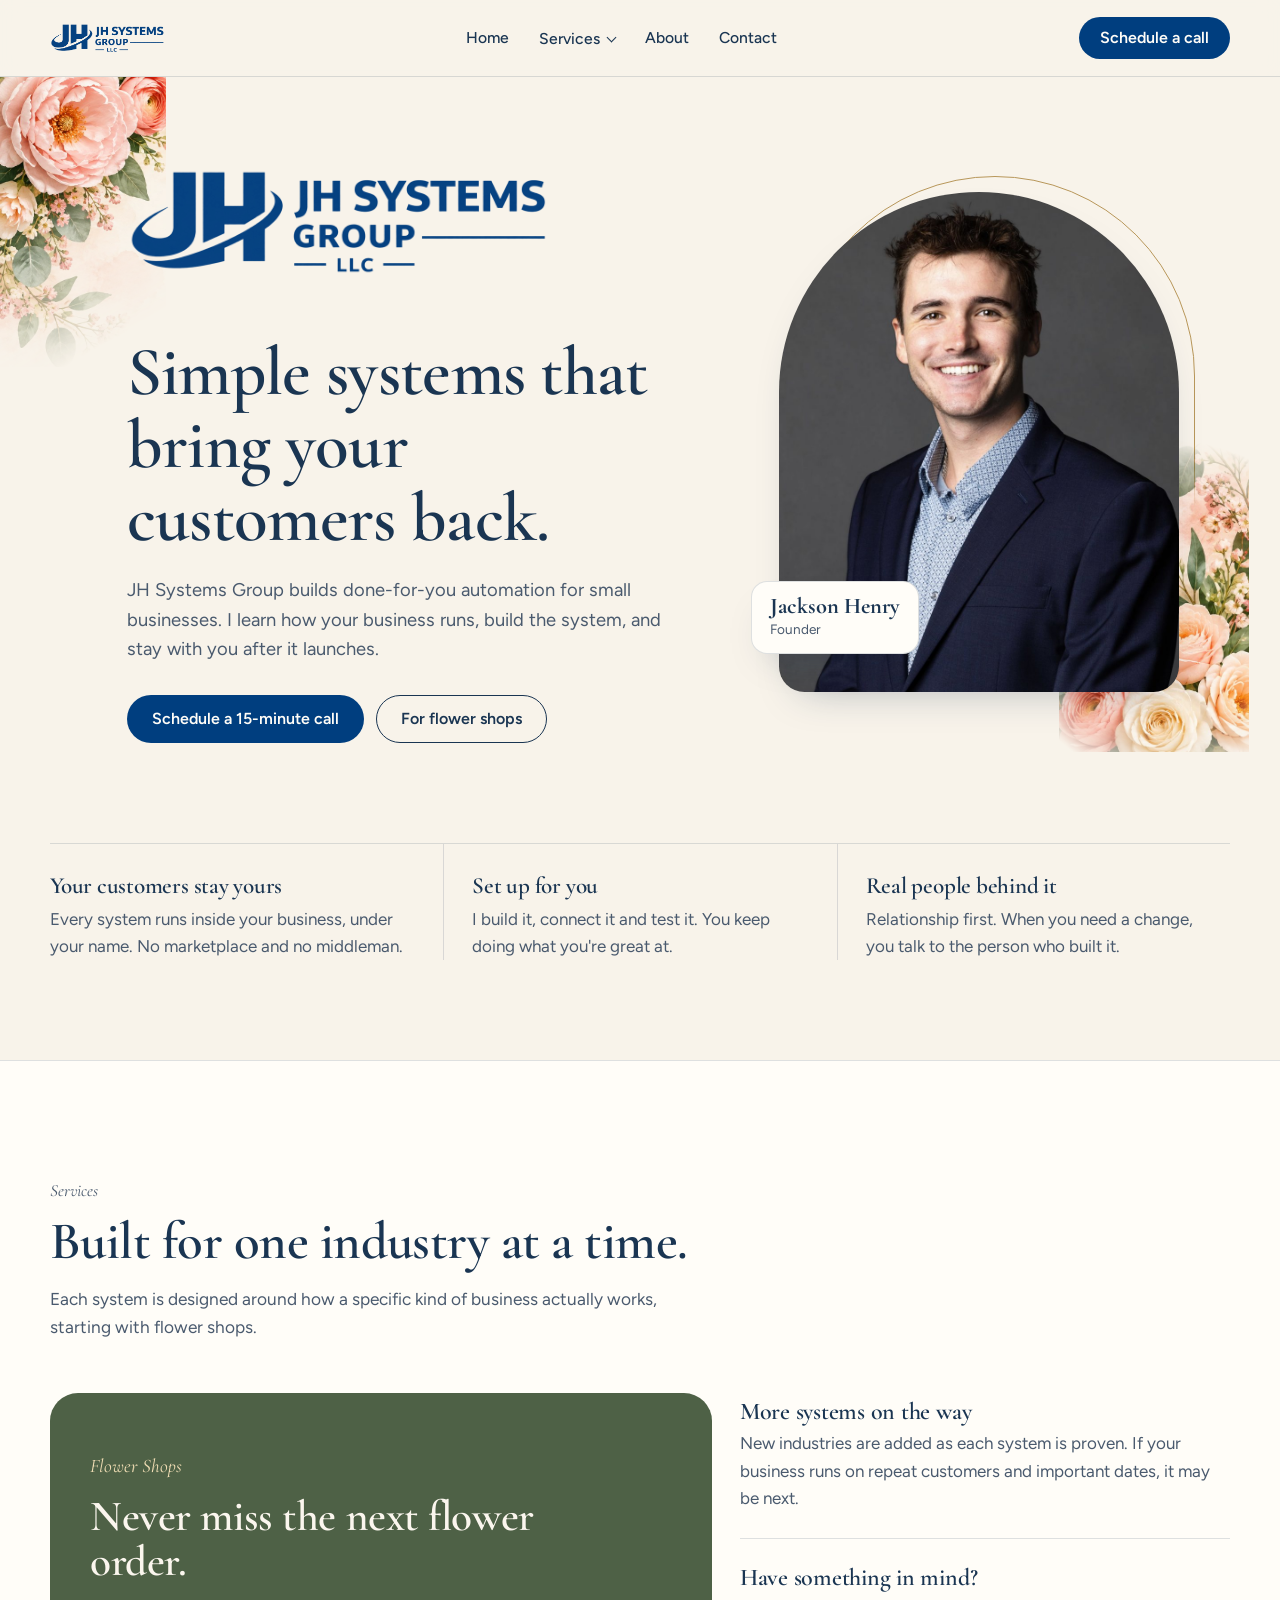
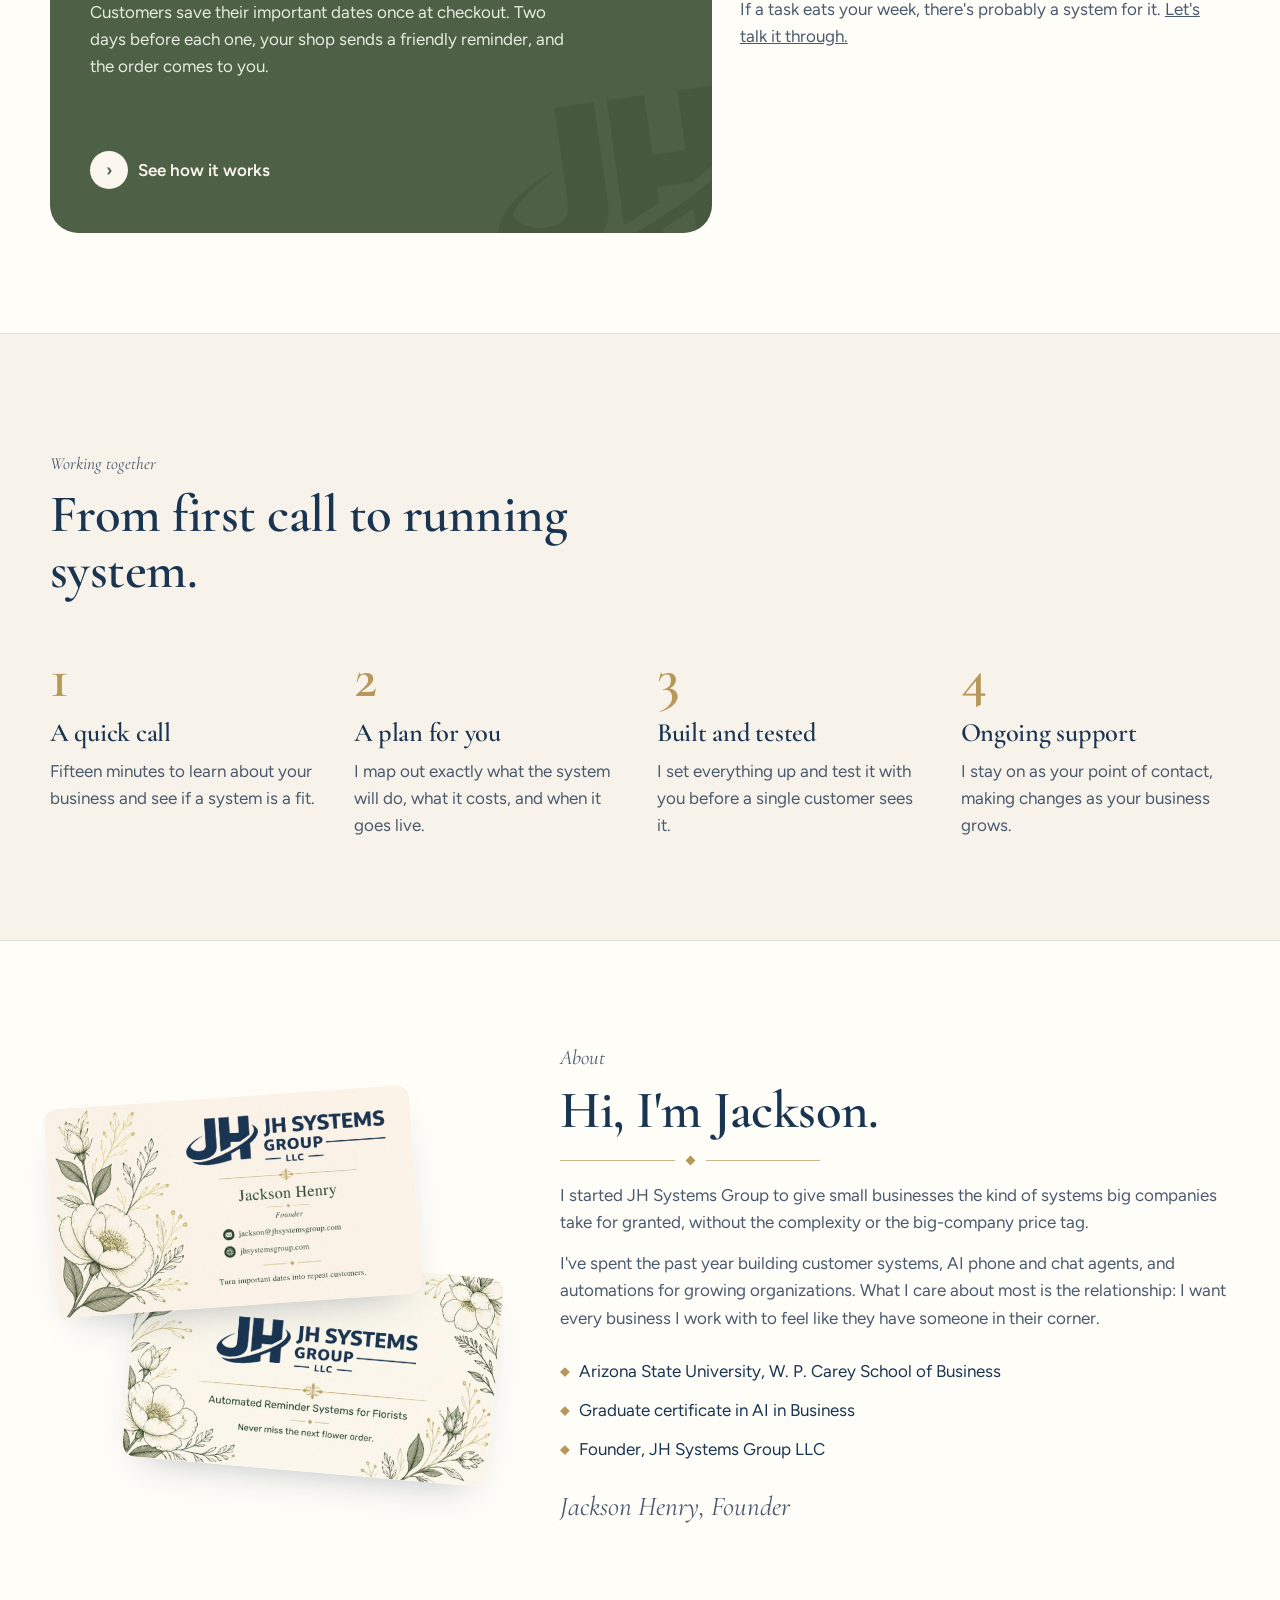
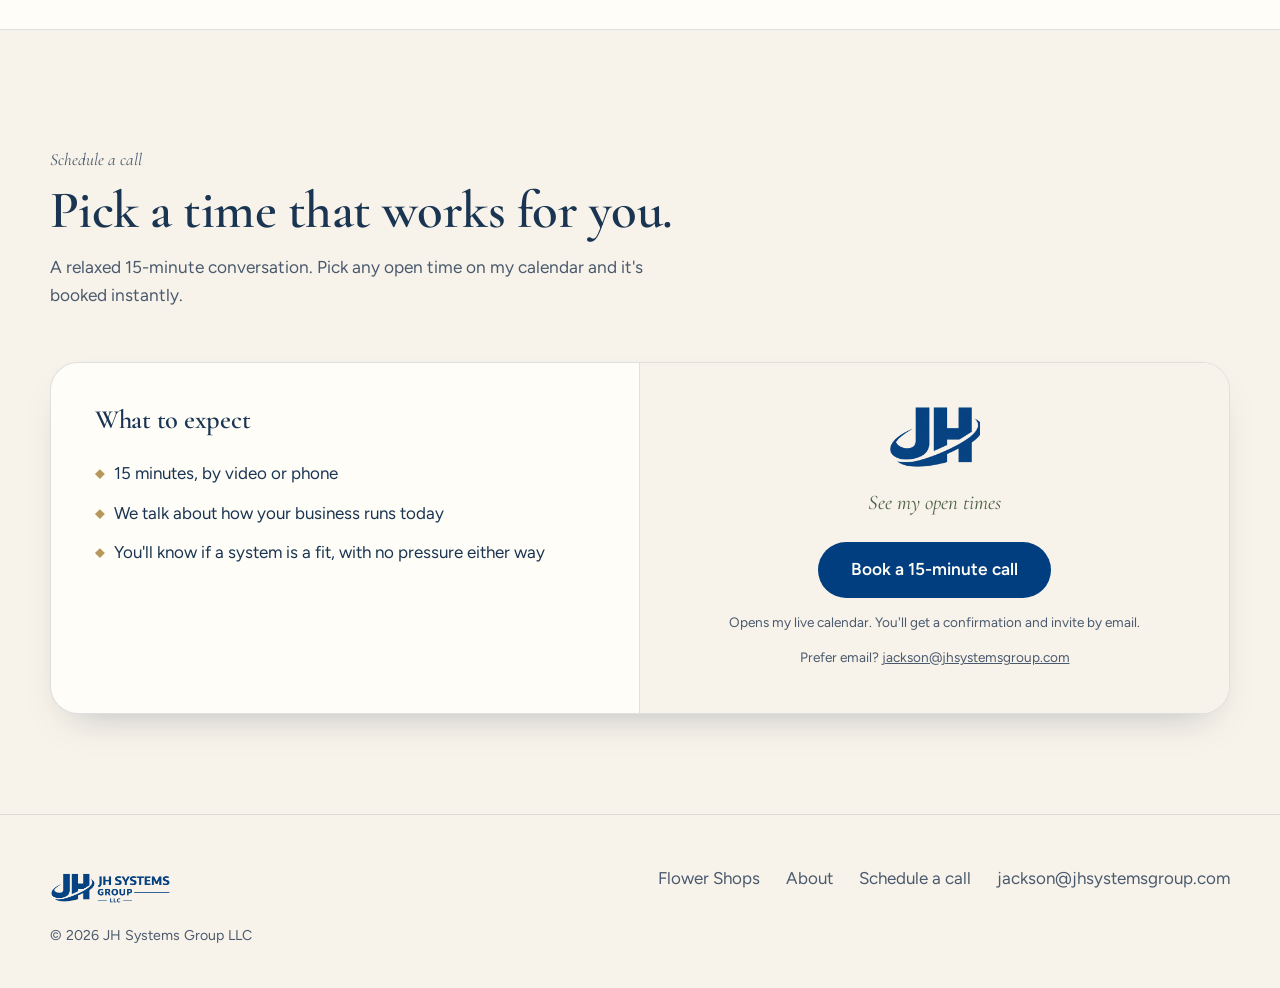
<file: index.html>
<!doctype html>
<html lang="en">
<head>
<meta charset="utf-8">
<meta name="viewport" content="width=device-width, initial-scale=1">
<title>JH Systems Group</title>
<meta name="description" content="JH Systems Group LLC builds done-for-you systems that help small businesses bring customers back. Founded by Jackson Henry.">
<link rel="preconnect" href="https://fonts.googleapis.com">
<link rel="preconnect" href="https://fonts.gstatic.com" crossorigin>
<link href="https://fonts.googleapis.com/css2?family=Cormorant+Garamond:ital,wght@0,500;0,600;0,700;1,500&family=Figtree:wght@400;500;600;700&display=swap" rel="stylesheet">
<link rel="stylesheet" href="styles.css">
<link rel="icon" href="assets/mark-navy.png">
</head>
<body>

<header class="nav">
  <div class="wrap">
    <a class="brand" href="index.html" aria-label="JH Systems Group home">
      <img class="logo-light" src="assets/logo-navy.png" alt="JH Systems Group LLC">
      <img class="logo-dark" src="assets/logo-cream.png" alt="JH Systems Group LLC">
    </a>
    <nav aria-label="Main">
      <ul class="nav-links">
        <li><a href="index.html">Home</a></li>
        <li class="has-menu">
          <button type="button" aria-expanded="false">Services</button>
          <ul class="menu">
            <li><a href="services/florist-reminders.html"><strong>Flower Shops</strong><small>Automated occasion reminders that bring customers back</small></a></li>
            <li><a href="index.html#services" class="soon"><strong>More systems coming</strong><small>Tell me what your business needs</small></a></li>
          </ul>
        </li>
        <li><a href="index.html#about">About</a></li>
        <li><a href="index.html#schedule">Contact</a></li>
      </ul>
    </nav>
    <a class="btn btn-primary nav-cta" href="#schedule">Schedule a call</a>
    <button class="burger" type="button" aria-label="Open menu" aria-expanded="false"><span></span><span></span><span></span></button>
  </div>
</header>

<main>
  <!-- HERO -->
  <section class="hero hero-home">
    <img class="flora flora-tl" src="assets/flora-left.jpg" alt="">
    <div class="wrap">
      <div>
        <img class="hero-logo logo-light" src="assets/logo-navy.png" alt="JH Systems Group LLC">
        <img class="hero-logo logo-dark" src="assets/logo-cream.png" alt="JH Systems Group LLC">
        <h1>Simple systems that bring your customers back.</h1>
        <p class="lede">JH Systems Group builds done-for-you automation for small businesses. I learn how your business runs, build the system, and stay with you after it launches.</p>
        <div class="actions">
          <a class="btn btn-primary" href="#schedule">Schedule a 15-minute call</a>
          <a class="btn btn-ghost" href="services/florist-reminders.html">For flower shops</a>
        </div>
      </div>
      <figure class="hero-portrait">
        <img src="assets/jackson.jpg" alt="Jackson Henry, founder of JH Systems Group">
        <figcaption><b>Jackson Henry</b><span>Founder</span></figcaption>
        <img class="flora-tuck" src="assets/flora-right.jpg" alt="">
      </figure>
    </div>
  </section>

  <!-- PROMISES -->
  <section class="section" style="padding-top:10px">
    <div class="wrap">
      <div class="promises">
        <div class="promise"><h3>Your customers stay yours</h3><p>Every system runs inside your business, under your name. No marketplace and no middleman.</p></div>
        <div class="promise"><h3>Set up for you</h3><p>I build it, connect it and test it. You keep doing what you're great at.</p></div>
        <div class="promise"><h3>Real people behind it</h3><p>Relationship first. When you need a change, you talk to the person who built it.</p></div>
      </div>
    </div>
  </section>

  <!-- SERVICES -->
  <section class="section paper" id="services">
    <div class="wrap">
      <div class="section-head">
        <p class="kicker">Services</p>
        <h2>Built for one industry at a time.</h2>
        <p>Each system is designed around how a specific kind of business actually works, starting with flower shops.</p>
      </div>
      <div class="services">
        <a class="feature" href="services/florist-reminders.html">
          <div>
            <p class="tag">Flower Shops</p>
            <h3>Never miss the next flower order.</h3>
            <p>Customers save their important dates once at checkout. Two days before each one, your shop sends a friendly reminder, and the order comes to you.</p>
          </div>
          <span class="go"><span aria-hidden="true">›</span> See how it works</span>
          <img src="assets/mark-navy.png" alt="">
        </a>
        <ul class="svc-list">
          <li>
            <h3>More systems on the way</h3>
            <p>New industries are added as each system is proven. If your business runs on repeat customers and important dates, it may be next.</p>
          </li>
          <li class="more">
            <h3>Have something in mind?</h3>
            <p>If a task eats your week, there's probably a system for it. <a href="#schedule">Let's talk it through.</a></p>
          </li>
        </ul>
      </div>
    </div>
  </section>

  <!-- PROCESS -->
  <section class="section" id="process">
    <div class="wrap">
      <div class="section-head">
        <p class="kicker">Working together</p>
        <h2>From first call to running system.</h2>
      </div>
      <ol class="steps steps-4">
        <li><h3>A quick call</h3><p>Fifteen minutes to learn about your business and see if a system is a fit.</p></li>
        <li><h3>A plan for you</h3><p>I map out exactly what the system will do, what it costs, and when it goes live.</p></li>
        <li><h3>Built and tested</h3><p>I set everything up and test it with you before a single customer sees it.</p></li>
        <li><h3>Ongoing support</h3><p>I stay on as your point of contact, making changes as your business grows.</p></li>
      </ol>
    </div>
  </section>

  <!-- ABOUT -->
  <section class="section paper" id="about">
    <div class="wrap about">
      <div class="about-card"><img src="assets/card-back.jpg" alt="Jackson Henry business card"><img src="assets/card-front.jpg" alt="JH Systems Group business card"></div>
      <div>
        <p class="kicker">About</p>
        <h2>Hi, I'm Jackson.</h2>
        <div class="ornament"><span></span></div>
        <p>I started JH Systems Group to give small businesses the kind of systems big companies take for granted, without the complexity or the big-company price tag.</p>
        <p>I've spent the past year building customer systems, AI phone and chat agents, and automations for growing organizations. What I care about most is the relationship: I want every business I work with to feel like they have someone in their corner.</p>
        <ul class="creds">
          <li>Arizona State University, W. P. Carey School of Business</li>
          <li>Graduate certificate in AI in Business</li>
          <li>Founder, JH Systems Group LLC</li>
        </ul>
        <p class="sign">Jackson Henry, Founder</p>
      </div>
    </div>
  </section>

  <!-- SCHEDULE -->
  <section class="section" id="schedule">
    <div class="wrap">
      <div class="section-head">
        <p class="kicker">Schedule a call</p>
        <h2>Pick a time that works for you.</h2>
        <p>A relaxed 15-minute conversation. Pick any open time on my calendar and it's booked instantly.</p>
      </div>
      <div class="book">
        <div class="book-info">
          <h3>What to expect</h3>
          <ul class="creds">
            <li>15 minutes, by video or phone</li>
            <li>We talk about how your business runs today</li>
            <li>You'll know if a system is a fit, with no pressure either way</li>
          </ul>
        </div>
        <div class="book-cta">
          <img src="assets/mark-navy.png" alt="" class="book-mark logo-light">
          <p class="kicker">See my open times</p>
          <a class="btn btn-primary btn-lg" href="https://calendar.app.google/ZyCnKssgt3nkPEhn9" target="_blank" rel="noopener">Book a 15-minute call</a>
          <p class="form-note">Opens my live calendar. You'll get a confirmation and invite by email.</p>
          <p class="form-note">Prefer email? <a href="mailto:jackson@jhsystemsgroup.com">jackson@jhsystemsgroup.com</a></p>
        </div>
      </div>
    </div>
  </section>
</main>

<footer>
  <div class="wrap">
    <div>
      <img class="logo-light" src="assets/logo-navy.png" alt="JH Systems Group LLC">
      <img class="logo-dark" src="assets/logo-cream.png" alt="JH Systems Group LLC">
      <small>© 2026 JH Systems Group LLC</small>
    </div>
    <nav aria-label="Footer">
      <a href="services/florist-reminders.html">Flower Shops</a>
      <a href="#about">About</a>
      <a href="#schedule">Schedule a call</a>
      <a href="mailto:jackson@jhsystemsgroup.com">jackson@jhsystemsgroup.com</a>
    </nav>
  </div>
</footer>

<script src="main.js"></script>
<script src="https://link.msgsndr.com/js/external-tracking.js" data-tracking-id="tk_4eb8e23e75264fbfb7e66188eeda1d88"></script>
</body>
</html>
</file>
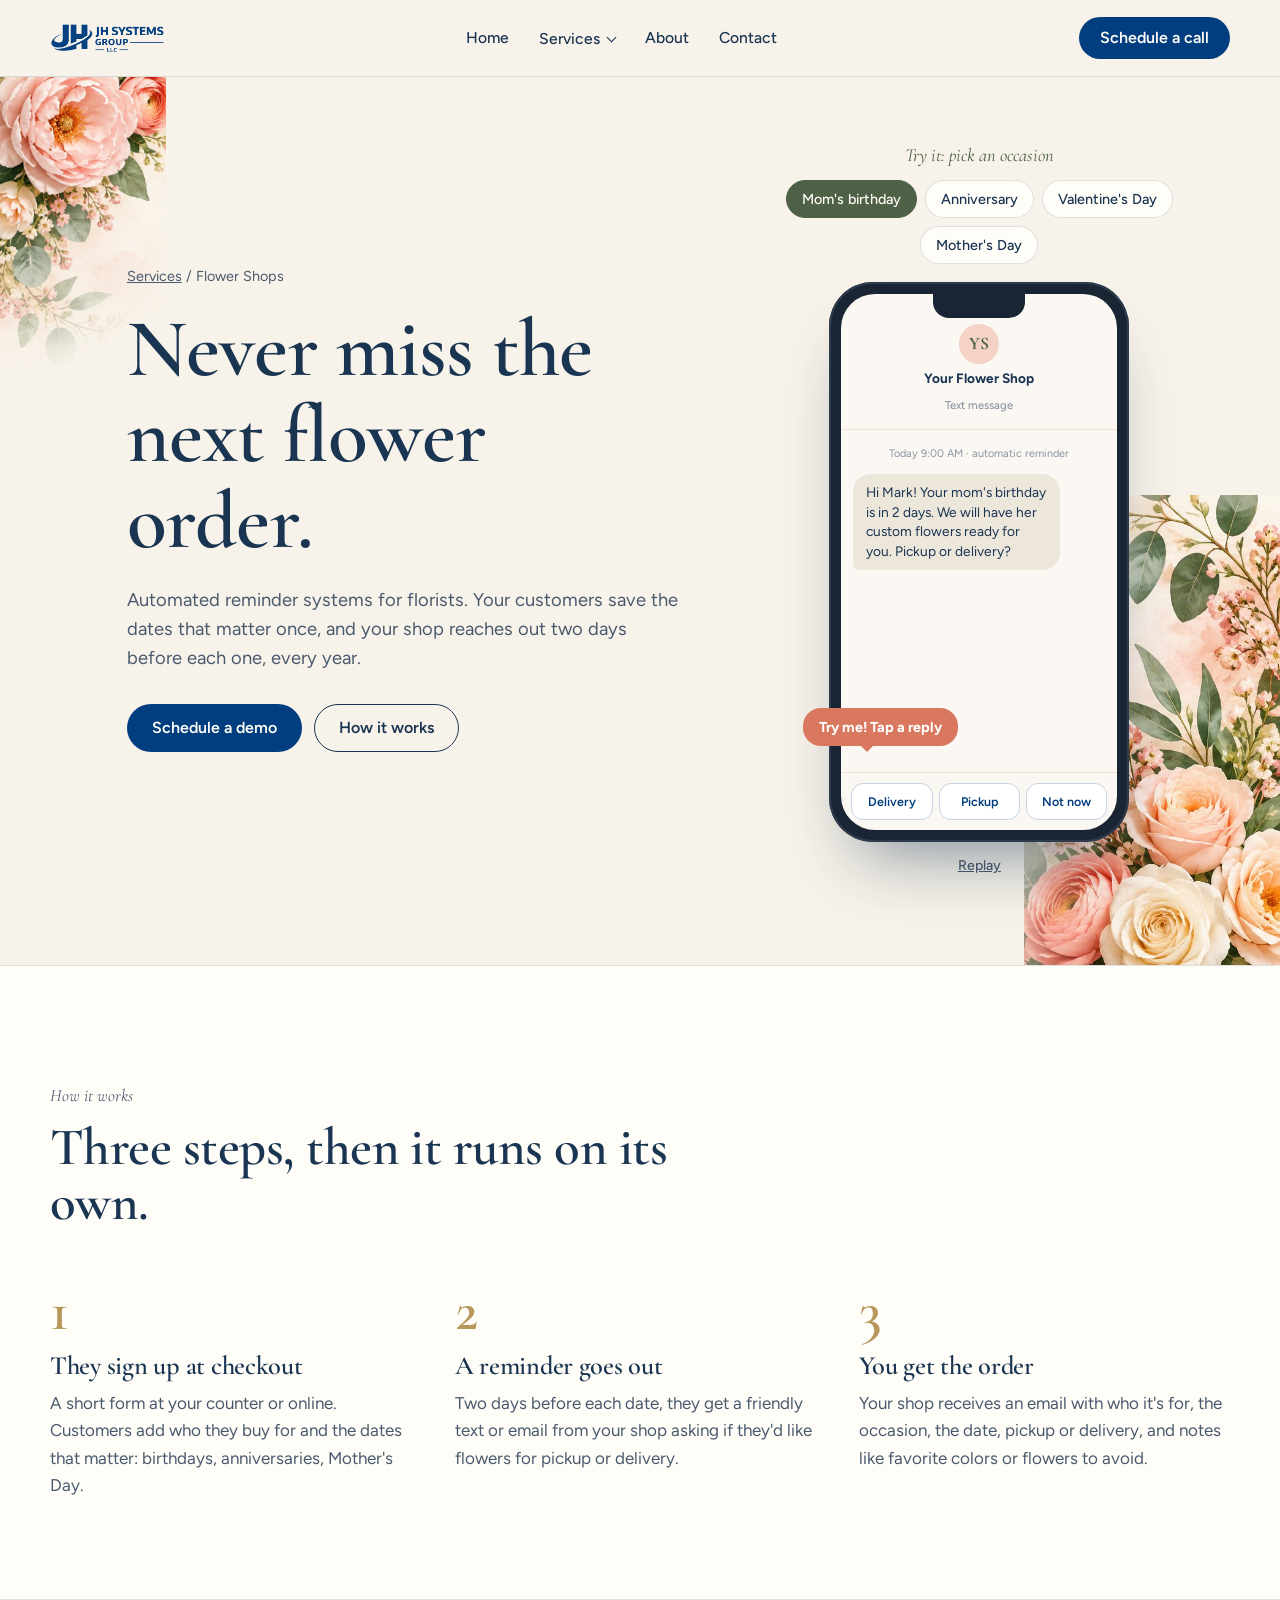
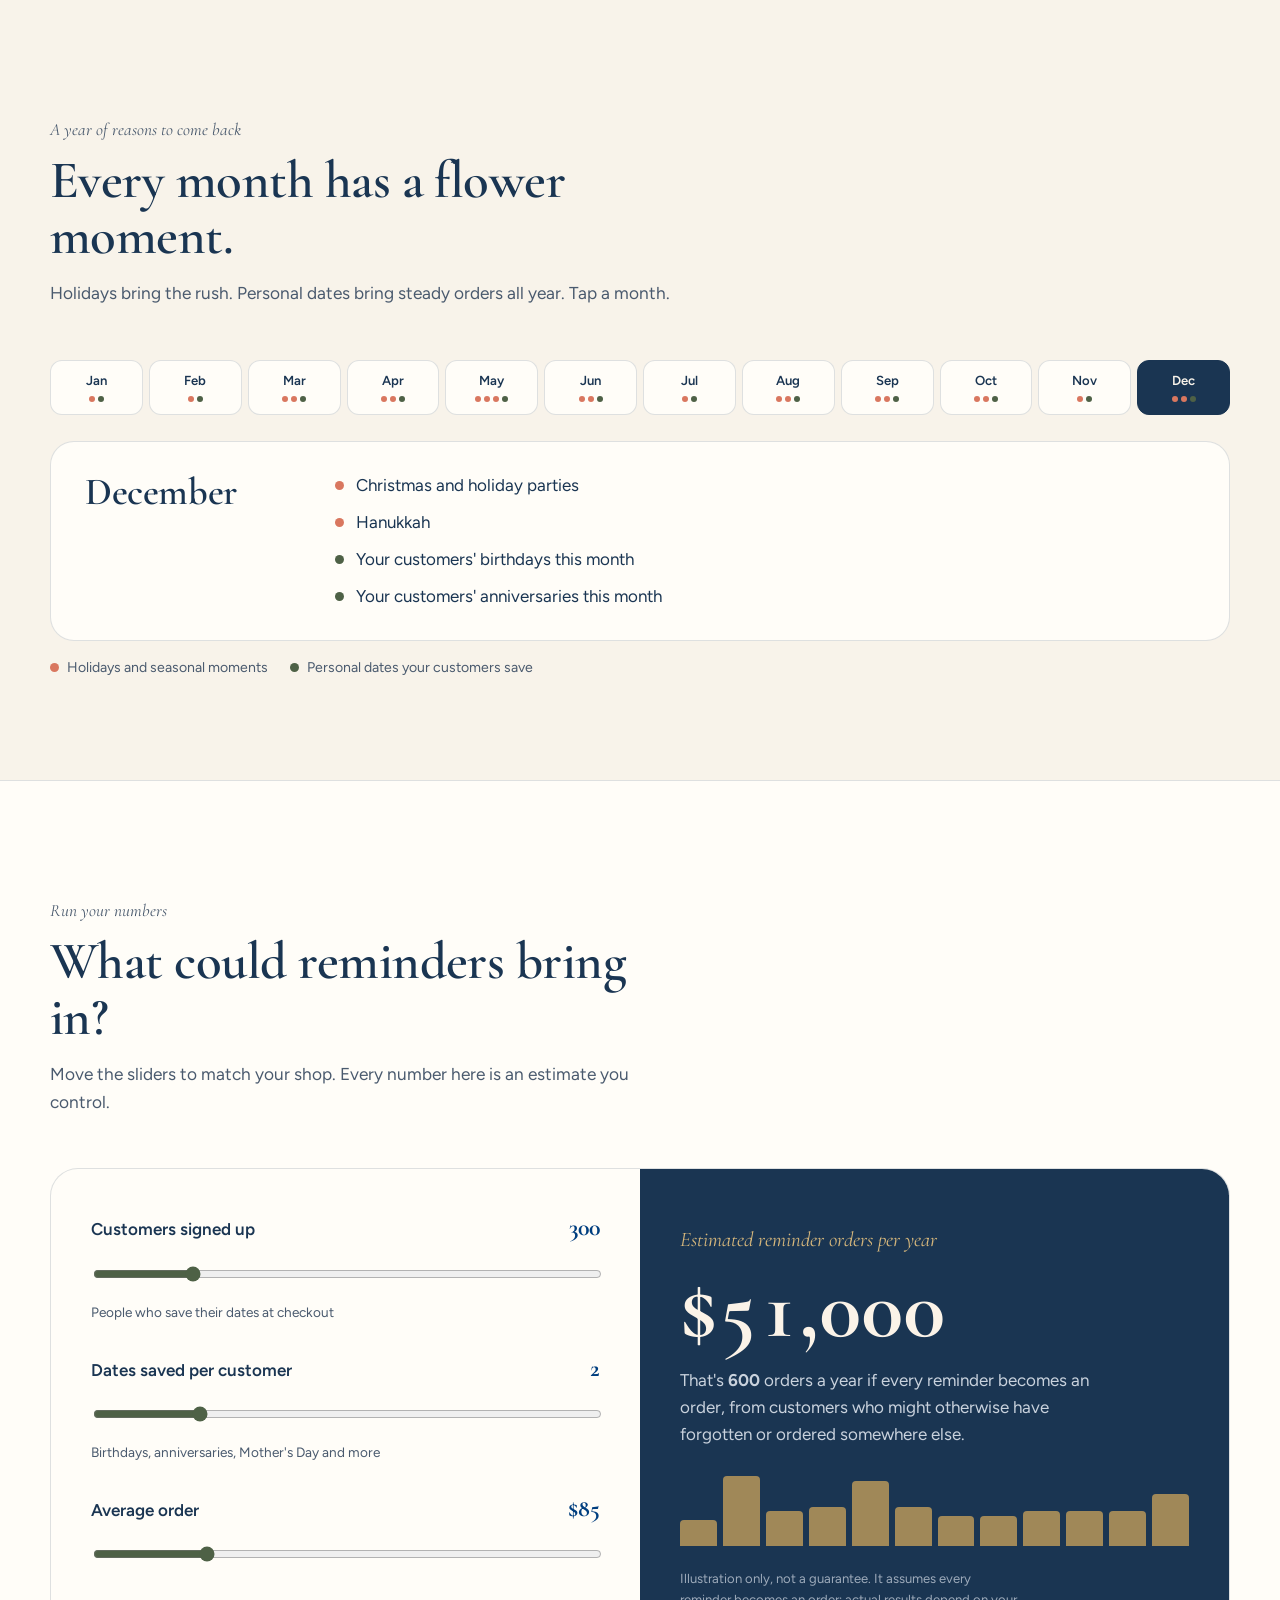
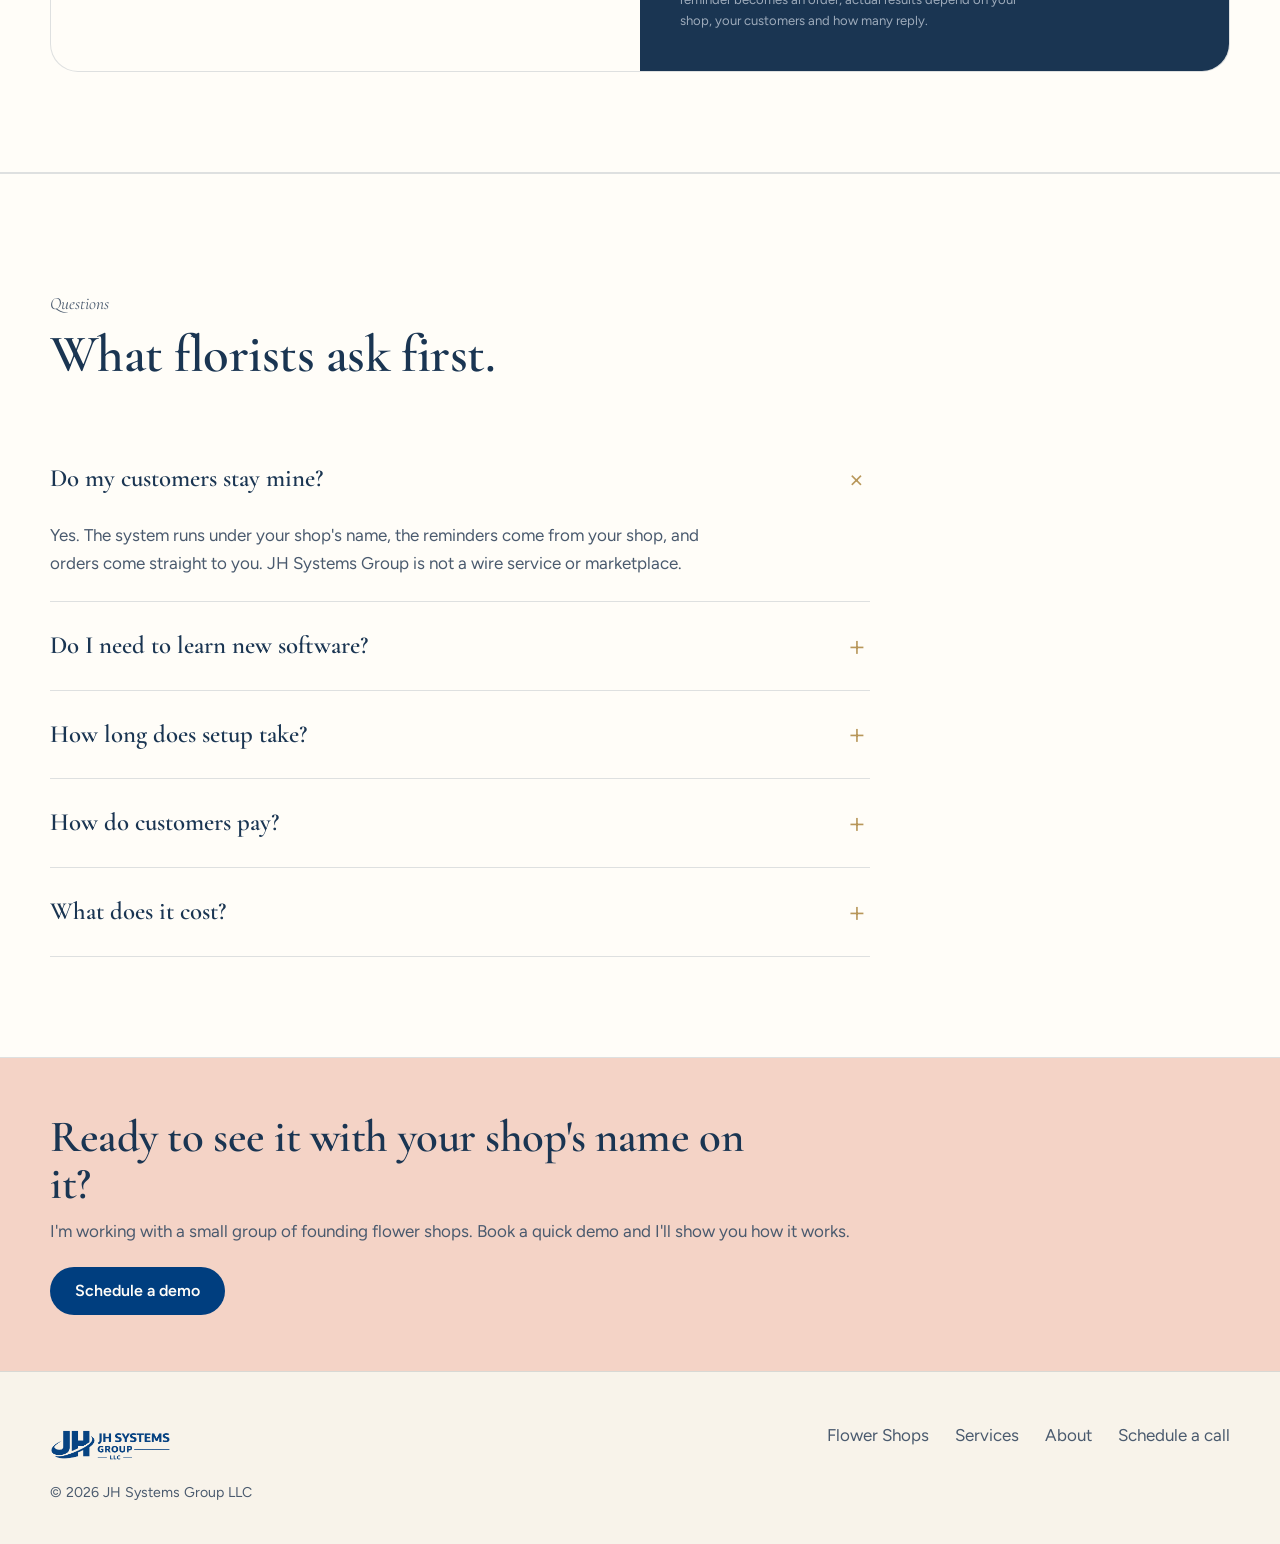
<file: services/florist-reminders.html>
<!doctype html>
<html lang="en">
<head>
<meta charset="utf-8">
<meta name="viewport" content="width=device-width, initial-scale=1">
<title>Flower Shops | JH Systems Group</title>
<meta name="description" content="Automated occasion reminders for flower shops. Customers save their dates once; two days before each one they get a text asking if they'd like flowers.">
<link rel="preconnect" href="https://fonts.googleapis.com">
<link rel="preconnect" href="https://fonts.gstatic.com" crossorigin>
<link href="https://fonts.googleapis.com/css2?family=Cormorant+Garamond:ital,wght@0,500;0,600;0,700;1,500&family=Figtree:wght@400;500;600;700&display=swap" rel="stylesheet">
<link rel="stylesheet" href="../styles.css">
<link rel="icon" href="../assets/mark-navy.png">
</head>
<body>

<header class="nav">
  <div class="wrap">
    <a class="brand" href="../index.html" aria-label="JH Systems Group home">
      <img class="logo-light" src="../assets/logo-navy.png" alt="JH Systems Group LLC">
      <img class="logo-dark" src="../assets/logo-cream.png" alt="JH Systems Group LLC">
    </a>
    <nav aria-label="Main">
      <ul class="nav-links">
        <li><a href="../index.html">Home</a></li>
        <li class="has-menu">
          <button type="button" aria-expanded="false">Services</button>
          <ul class="menu">
            <li><a href="florist-reminders.html"><strong>Flower Shops</strong><small>Automated occasion reminders that bring customers back</small></a></li>
            <li><a href="../index.html#services" class="soon"><strong>More systems coming</strong><small>Tell me what your business needs</small></a></li>
          </ul>
        </li>
        <li><a href="../index.html#about">About</a></li>
        <li><a href="../index.html#schedule">Contact</a></li>
      </ul>
    </nav>
    <a class="btn btn-primary nav-cta" href="../index.html#schedule">Schedule a call</a>
    <button class="burger" type="button" aria-label="Open menu" aria-expanded="false"><span></span><span></span><span></span></button>
  </div>
</header>

<main>
  <section class="hero">
    <img class="flora flora-tl" src="../assets/flora-left.jpg" alt="">
    <img class="flora flora-br" src="../assets/flora-right.jpg" alt="">
    <div class="wrap">
      <div>
        <p class="crumb"><a href="../index.html#services">Services</a> / Flower Shops</p>
        <h1>Never miss the next flower order.</h1>
        <p class="lede">Automated reminder systems for florists. Your customers save the dates that matter once, and your shop reaches out two days before each one, every year.</p>
        <div class="actions">
          <a class="btn btn-primary" href="../index.html#schedule">Schedule a demo</a>
          <a class="btn btn-ghost" href="#how">How it works</a>
        </div>
      </div>
      <div class="demo" id="demo">
        <p class="demo-label">Try it: pick an occasion</p>
        <div class="chips" role="group" aria-label="Choose an occasion">
          <button class="chip" type="button" data-key="mom" aria-pressed="true">Mom's birthday</button>
          <button class="chip" type="button" data-key="anniv" aria-pressed="false">Anniversary</button>
          <button class="chip" type="button" data-key="vday" aria-pressed="false">Valentine's Day</button>
          <button class="chip" type="button" data-key="mday" aria-pressed="false">Mother's Day</button>
        </div>
        <div class="stage">
          <div class="tap-hint" aria-hidden="true">Try me! Tap a reply</div>
          <div class="phone" aria-label="Example text message conversation">
            <div class="screen">
              <div class="notch"></div>
              <div class="thread-head"><div class="avatar">YS</div><b>Your Flower Shop</b><small>Text message</small></div>
              <div class="thread" aria-live="polite"></div>
              <div class="replies">
                <button type="button" data-kind="delivery">Delivery</button>
                <button type="button" data-kind="pickup">Pickup</button>
                <button type="button" data-kind="skip">Not now</button>
              </div>
            </div>
          </div>
          <div class="ticket" aria-live="polite">
            <h4>New order for your shop</h4>
            <dl>
              <dt>Customer</dt><dd data-f="customer"></dd>
              <dt>For</dt><dd data-f="for"></dd>
              <dt>Occasion</dt><dd data-f="occ"></dd>
              <dt>Date</dt><dd data-f="date"></dd>
              <dt>Type</dt><dd data-f="type"></dd>
              <dt class="addr" hidden>Address</dt><dd class="addr" data-f="addr" hidden></dd>
            </dl>
            <p class="note"></p>
          </div>
        </div>
        <button class="reset" type="button">Replay</button>
      </div>
    </div>
  </section>

  <section class="section paper" id="how">
    <div class="wrap">
      <div class="section-head">
        <p class="kicker">How it works</p>
        <h2>Three steps, then it runs on its own.</h2>
      </div>
      <ol class="steps">
        <li><h3>They sign up at checkout</h3><p>A short form at your counter or online. Customers add who they buy for and the dates that matter: birthdays, anniversaries, Mother's Day.</p></li>
        <li><h3>A reminder goes out</h3><p>Two days before each date, they get a friendly text or email from your shop asking if they'd like flowers for pickup or delivery.</p></li>
        <li><h3>You get the order</h3><p>Your shop receives an email with who it's for, the occasion, the date, pickup or delivery, and notes like favorite colors or flowers to avoid.</p></li>
      </ol>
    </div>
  </section>

  <section class="section" id="year">
    <div class="wrap">
      <div class="section-head">
        <p class="kicker">A year of reasons to come back</p>
        <h2>Every month has a flower moment.</h2>
        <p>Holidays bring the rush. Personal dates bring steady orders all year. Tap a month.</p>
      </div>
      <div class="year"></div>
      <div class="month-detail" aria-live="polite"></div>
      <div class="legend"><span>Holidays and seasonal moments</span><span class="p">Personal dates your customers save</span></div>
    </div>
  </section>


  <section class="section paper" id="calculator">
    <div class="wrap">
      <div class="section-head">
        <p class="kicker">Run your numbers</p>
        <h2>What could reminders bring in?</h2>
        <p>Move the sliders to match your shop. Every number here is an estimate you control.</p>
      </div>
      <div class="calc" id="calc">
        <div class="calc-in">
          <div class="field"><label for="customers">Customers signed up <output for="customers"></output></label><input id="customers" name="customers" type="range" min="25" max="1500" step="25" value="300"><small>People who save their dates at checkout</small></div>
          <div class="field"><label for="dates">Dates saved per customer <output for="dates"></output></label><input id="dates" name="dates" type="range" min="1" max="6" step="1" value="2"><small>Birthdays, anniversaries, Mother's Day and more</small></div>
          <div class="field"><label for="aov">Average order <output for="aov"></output></label><input id="aov" name="aov" type="range" min="40" max="250" step="5" value="85"></div>
        </div>
        <div class="calc-out">
          <p class="kicker">Estimated reminder orders per year</p>
          <div class="big" id="total">$0</div>
          <p>That's <b id="orders">0</b> orders a year if every reminder becomes an order, from customers who might otherwise have forgotten or ordered somewhere else.</p>
          <div class="bars" aria-hidden="true"></div>
          <p class="fine">Illustration only, not a guarantee. It assumes every reminder becomes an order; actual results depend on your shop, your customers and how many reply.</p>
        </div>
      </div>
    </div>
  </section>

  <section class="section paper" id="faq">
    <div class="wrap">
      <div class="section-head">
        <p class="kicker">Questions</p>
        <h2>What florists ask first.</h2>
      </div>
      <div class="faq">
        <details open><summary>Do my customers stay mine?</summary><p>Yes. The system runs under your shop's name, the reminders come from your shop, and orders come straight to you. JH Systems Group is not a wire service or marketplace.</p></details>
        <details><summary>Do I need to learn new software?</summary><p>No. I set everything up and test it with you. Your day-to-day is reading order emails and making beautiful arrangements.</p></details>
        <details><summary>How long does setup take?</summary><p>Most of the work happens on my end. We'll set a timeline on our first call so you're collecting dates as soon as possible.</p></details>
        <details><summary>How do customers pay?</summary><p>We'll set this up around how your shop already works, whether that's a secure payment link or charging the card you have on file.</p></details>
        <details><summary>What does it cost?</summary><p>Pricing is being finalized with our founding shops. Book a call and I'll walk you through the options.</p></details>
      </div>
    </div>
  </section>

  <section class="band">
    <div class="wrap">
      <div>
        <h2>Ready to see it with your shop's name on it?</h2>
        <p>I'm working with a small group of founding flower shops. Book a quick demo and I'll show you how it works.</p>
        <a class="btn btn-primary" style="margin-top:22px" href="../index.html#schedule">Schedule a demo</a>
      </div>
    </div>
  </section>
</main>

<footer>
  <div class="wrap">
    <div>
      <img class="logo-light" src="../assets/logo-navy.png" alt="JH Systems Group LLC">
      <img class="logo-dark" src="../assets/logo-cream.png" alt="JH Systems Group LLC">
      <small>© 2026 JH Systems Group LLC</small>
    </div>
    <nav aria-label="Footer">
      <a href="florist-reminders.html">Flower Shops</a>
      <a href="../index.html#services">Services</a>
      <a href="../index.html#about">About</a>
      <a href="../index.html#schedule">Schedule a call</a>
    </nav>
  </div>
</footer>

<script src="../main.js"></script>
<script src="https://link.msgsndr.com/js/external-tracking.js" data-tracking-id="tk_4eb8e23e75264fbfb7e66188eeda1d88"></script>
</body>
</html>
</file>
<file: styles.css>
/* JH Systems Group — shared styles */
:root {
  --cream: #F8F3EA;
  --paper: #FFFDF8;
  --navy: #003E7F;
  --ink: #1A3552;
  --ink-soft: #4A5A6E;
  --sage: #4E6146;
  --sage-soft: #DCE3D3;
  --gold: #B8975A;
  --gold-soft: #EADCC0;
  --blush: #F4D3C6;
  --rose: #D9775F;
  --line: rgba(26, 53, 82, 0.14);
  --shadow: 0 18px 40px -22px rgba(26, 53, 82, 0.35);
  --flora-opacity: 1;
  --display: "Cormorant Garamond", Georgia, serif;
  --sans: "Figtree", system-ui, sans-serif;
  --wrap: 1180px;
  color-scheme: light;
}
@media (prefers-color-scheme: dark) {
  :root:not([data-theme="light"]) {
    --cream: #142131; --paper: #1B2B3E; --navy: #8FB4E6; --ink: #F3EADB; --ink-soft: #BFC7D1;
    --sage: #A9BE9C; --sage-soft: #2B3A33; --gold: #D6B77C; --gold-soft: #3A3428; --blush: #4A3430;
    --rose: #EE9A82; --line: rgba(243, 234, 219, 0.14); --shadow: 0 18px 40px -22px rgba(0,0,0,.6);
    --flora-opacity: .32; color-scheme: dark;
  }
}
:root[data-theme="dark"] {
  --cream: #142131; --paper: #1B2B3E; --navy: #8FB4E6; --ink: #F3EADB; --ink-soft: #BFC7D1;
  --sage: #A9BE9C; --sage-soft: #2B3A33; --gold: #D6B77C; --gold-soft: #3A3428; --blush: #4A3430;
  --rose: #EE9A82; --line: rgba(243, 234, 219, 0.14); --shadow: 0 18px 40px -22px rgba(0,0,0,.6);
  --flora-opacity: .32; color-scheme: dark;
}

* { box-sizing: border-box; }
html { scroll-behavior: smooth; }
body {
  margin: 0; background: var(--cream); color: var(--ink);
  font-family: var(--sans); font-size: 17px; line-height: 1.6;
  -webkit-font-smoothing: antialiased; overflow-x: hidden;
}
img { max-width: 100%; display: block; }
a { color: inherit; }
:focus-visible { outline: 2px solid var(--gold); outline-offset: 3px; border-radius: 4px; }
.wrap { width: min(var(--wrap), 100% - 32px); margin-inline: auto; }

h1, h2, h3 { font-family: var(--display); font-weight: 600; line-height: 1.05; margin: 0; color: var(--ink); letter-spacing: -0.01em; }
h1 { font-size: clamp(2.8rem, 6.4vw, 5.2rem); }
h2 { font-size: clamp(2.1rem, 4.2vw, 3.3rem); }
h3 { font-size: 1.65rem; }
p { margin: 0; }
.lede { font-size: 1.15rem; color: var(--ink-soft); max-width: 34em; }
.kicker { font-family: var(--display); font-style: italic; font-size: 1.3rem; color: var(--sage); margin-bottom: .6rem; }

/* ornament divider echoing the business card */
.ornament { display: flex; align-items: center; gap: 12px; color: var(--gold); margin: 18px 0; max-width: 260px; }
.ornament::before, .ornament::after { content: ""; flex: 1; height: 1px; background: currentColor; opacity: .7; }
.ornament span { width: 7px; height: 7px; transform: rotate(45deg); background: currentColor; }

/* buttons */
.btn {
  display: inline-flex; align-items: center; justify-content: center; gap: 8px;
  font: 600 1rem/1 var(--sans); padding: 15px 24px; border-radius: 999px;
  text-decoration: none; cursor: pointer; border: 1.5px solid transparent;
  transition: background .2s, color .2s, border-color .2s, transform .2s;
}
.btn-primary { background: var(--navy); color: var(--paper); }
.btn-primary:hover { transform: translateY(-1px); background: var(--ink); }
.btn-ghost { border-color: var(--ink); color: var(--ink); background: transparent; }
.btn-ghost:hover { background: var(--ink); color: var(--cream); }

/* nav */
.nav { position: sticky; top: 0; z-index: 50; background: color-mix(in srgb, var(--cream) 88%, transparent); backdrop-filter: blur(10px); border-bottom: 1px solid var(--line); }
.nav .wrap { display: flex; align-items: center; justify-content: space-between; height: 76px; gap: 16px; }
.brand img { height: 44px; width: auto; }
.logo-dark { display: none; }
@media (prefers-color-scheme: dark) { :root:not([data-theme="light"]) .logo-light { display: none; } :root:not([data-theme="light"]) .logo-dark { display: block; } }
:root[data-theme="dark"] .logo-light { display: none; }
:root[data-theme="dark"] .logo-dark { display: block; }
.nav-links { display: flex; align-items: center; gap: 30px; list-style: none; margin: 0; padding: 0; }
.nav-links > li > a, .nav-links > li > button { font: 500 .98rem var(--sans); color: var(--ink); text-decoration: none; background: none; border: 0; cursor: pointer; padding: 8px 0; }
.nav-links > li > a:hover, .nav-links > li > button:hover { color: var(--navy); }
.has-menu { position: relative; }
.has-menu > button::after { content: ""; display: inline-block; width: 6px; height: 6px; border-right: 1.5px solid currentColor; border-bottom: 1.5px solid currentColor; transform: rotate(45deg); margin-left: 8px; position: relative; top: -3px; }
.menu {
  position: absolute; top: calc(100% + 12px); left: -20px; width: 330px; list-style: none; margin: 0; padding: 10px;
  background: var(--paper); border: 1px solid var(--line); border-radius: 18px; box-shadow: var(--shadow);
  opacity: 0; visibility: hidden; transform: translateY(-6px); transition: opacity .18s, transform .18s, visibility .18s;
}
.has-menu.open .menu, .has-menu:focus-within .menu { opacity: 1; visibility: visible; transform: none; }
@media (hover: hover) { .has-menu:hover .menu { opacity: 1; visibility: visible; transform: none; } }
.menu a { display: block; padding: 12px 14px; border-radius: 12px; text-decoration: none; }
.menu a:hover { background: var(--cream); }
.menu strong { display: block; font-weight: 600; }
.menu small { color: var(--ink-soft); font-size: .86rem; }
.menu .soon { opacity: .75; }
.nav-cta { padding: 12px 20px; }
.burger { display: none; background: none; border: 0; width: 44px; height: 44px; cursor: pointer; color: var(--ink); }
.burger span { display: block; width: 22px; height: 2px; background: currentColor; margin: 5px auto; transition: transform .2s; }
@media (max-width: 900px) {
  .burger { display: block; }
  .nav-cta { display: none; }
  .nav-links { position: absolute; top: 76px; left: 0; right: 0; flex-direction: column; align-items: stretch; gap: 0; padding: 8px 16px 20px; background: var(--paper); border-bottom: 1px solid var(--line); display: none; }
  .nav.open .nav-links { display: flex; }
  .nav-links > li { border-bottom: 1px solid var(--line); }
  .nav-links > li > a, .nav-links > li > button { display: block; width: 100%; text-align: left; padding: 14px 0; }
  .menu { position: static; width: auto; opacity: 1; visibility: visible; transform: none; box-shadow: none; border: 0; padding: 0 0 10px; background: transparent; display: none; }
  .has-menu.open .menu { display: block; }
}

/* florals */
.flora { position: absolute; pointer-events: none; opacity: var(--flora-opacity); z-index: 0; }
.flora-tl { top: 0; left: 0; width: clamp(110px, 13vw, 200px); -webkit-mask-image: linear-gradient(150deg, #000 40%, transparent 85%); mask-image: linear-gradient(150deg, #000 40%, transparent 85%); }
.flora-br { bottom: 0; right: 0; width: clamp(150px, 20vw, 290px); -webkit-mask-image: linear-gradient(-80deg, #000 55%, transparent 98%); mask-image: linear-gradient(-80deg, #000 55%, transparent 98%); }

/* hero */
.hero { position: relative; overflow: hidden; padding: 64px 0 90px; }
.hero .wrap { position: relative; z-index: 1; padding-left: clamp(0px, 6vw, 90px); display: grid; grid-template-columns: 1.05fr .95fr; gap: 48px; align-items: center; }
.hero h1 { margin-bottom: 22px; }
.hero .actions { display: flex; flex-wrap: wrap; gap: 12px; margin-top: 30px; }
.hero-note { margin-top: 26px; font-size: .95rem; color: var(--ink-soft); display: flex; gap: 10px; align-items: center; }
.hero-note img { width: 34px; height: 34px; border-radius: 50%; object-fit: cover; object-position: top; }
@media (max-width: 900px) { .hero .wrap { grid-template-columns: 1fr; padding-left: 0; padding-top: 70px; } .hero { padding-top: 40px; } }

/* demo */
.demo { position: relative; }
.demo-label { font-family: var(--display); font-style: italic; font-size: 1.15rem; color: var(--sage); margin-bottom: 10px; text-align: center; }
.chips { display: flex; flex-wrap: wrap; gap: 8px; justify-content: center; margin-bottom: 18px; }
.chip { font: 500 .9rem var(--sans); padding: 9px 15px; border-radius: 999px; background: var(--paper); border: 1px solid var(--line); color: var(--ink); cursor: pointer; transition: background .2s, color .2s, border-color .2s; }
.chip:hover { border-color: var(--sage); }
.chip[aria-pressed="true"] { background: var(--sage); border-color: var(--sage); color: var(--paper); }
.stage { position: relative; display: flex; justify-content: center; min-height: 560px; }
.phone {
  position: relative; width: 300px; height: 560px; border-radius: 44px; padding: 12px;
  background: #1A2533; box-shadow: 0 40px 70px -30px rgba(26,53,82,.55), inset 0 0 0 2px #2E3B4D;
}
.screen { height: 100%; border-radius: 34px; overflow: hidden; background: #FBF8F3; display: flex; flex-direction: column; color: #1A3552; }
.notch { width: 92px; height: 24px; background: #1A2533; border-radius: 0 0 16px 16px; margin: 0 auto; flex: none; }
.thread-head { text-align: center; padding: 6px 0 12px; border-bottom: 1px solid #ECE4D6; flex: none; }
.avatar { width: 40px; height: 40px; border-radius: 50%; margin: 0 auto 4px; background: #F4D3C6; display: grid; place-items: center; font-family: var(--display); font-weight: 700; color: #4E6146; font-size: 1.1rem; }
.thread-head b { font-size: .85rem; display: block; }
.thread-head small { font-size: .7rem; color: #7A8796; }
.thread { flex: 1; overflow-y: auto; padding: 14px 12px; display: flex; flex-direction: column; gap: 8px; font-size: .86rem; line-height: 1.42; }
.stamp { text-align: center; font-size: .68rem; color: #8A95A3; margin: 2px 0 4px; }
.bubble { max-width: 82%; padding: 9px 13px; border-radius: 18px; animation: pop .35s ease both; }
.bubble.in { background: #ECE6DB; align-self: flex-start; border-bottom-left-radius: 6px; }
.bubble.out { background: #003E7F; color: #fff; align-self: flex-end; border-bottom-right-radius: 6px; }
.typing { display: inline-flex; gap: 4px; padding: 12px 14px; }
.typing i { width: 6px; height: 6px; border-radius: 50%; background: #8A95A3; animation: blink 1s infinite; }
.typing i:nth-child(2) { animation-delay: .15s; } .typing i:nth-child(3) { animation-delay: .3s; }
.replies { display: flex; gap: 6px; padding: 10px; border-top: 1px solid #ECE4D6; flex: none; }
.replies button { flex: 1; font: 600 .78rem var(--sans); padding: 10px 4px; border-radius: 12px; border: 1px solid #C9D3E0; background: #fff; color: #003E7F; cursor: pointer; }
.replies button:hover { background: #EEF3FA; }
.replies button:disabled { opacity: .45; cursor: default; }
.ticket {
  position: absolute; right: -70px; bottom: 34px; width: 236px; background: var(--paper); border: 1px solid var(--line);
  border-radius: 18px; padding: 16px 16px 14px; box-shadow: var(--shadow); font-size: .82rem; z-index: 2;
  opacity: 0; transform: translateY(14px) rotate(2deg); transition: opacity .45s, transform .45s; pointer-events: none;
}
.ticket.show { opacity: 1; transform: rotate(2deg); }
.ticket h4 { margin: 0 0 8px; font: 700 .8rem var(--sans); color: var(--sage); display: flex; align-items: center; gap: 6px; }
.ticket h4::before { content: ""; width: 8px; height: 8px; border-radius: 50%; background: var(--rose); }
.ticket dl { margin: 0; display: grid; grid-template-columns: auto 1fr; gap: 3px 10px; }
.ticket dt { color: var(--ink-soft); }
.ticket dd { margin: 0; font-weight: 600; color: var(--ink); }
.ticket .note { margin-top: 8px; padding-top: 8px; border-top: 1px dashed var(--line); font-style: italic; color: var(--ink-soft); }
/* "try me" callout above the reply buttons; hides after the first reply */
.tap-hint {
  position: absolute; left: calc(50% - 176px); bottom: 96px; z-index: 3; white-space: nowrap;
  background: var(--rose); color: #fff; font: 700 .9rem var(--sans); padding: 10px 16px; border-radius: 18px;
  box-shadow: var(--shadow); animation: nudge 1.6s ease-in-out infinite; transition: opacity .3s; pointer-events: none;
}
.tap-hint::after { content: ""; position: absolute; left: 56px; bottom: -14px; border: 8px solid transparent; border-top: 8px solid var(--rose); }
.demo.tried .tap-hint { opacity: 0; animation: none; }
@keyframes nudge { 0%, 100% { transform: translateY(0); } 50% { transform: translateY(-6px); } }
@media (max-width: 760px) {
  .stage { flex-direction: column; align-items: center; }
  .tap-hint { position: static; order: -1; align-self: center; margin-bottom: 12px; border-radius: 18px; }
  .tap-hint::after { display: none; }
  .demo.tried .tap-hint { display: none; }
}
@media (prefers-reduced-motion: reduce) { .tap-hint { animation: none; } }
.reset { display: block; margin: 14px auto 0; background: none; border: 0; color: var(--ink-soft); font: 500 .88rem var(--sans); text-decoration: underline; cursor: pointer; }
@media (max-width: 1240px) { .ticket { right: -10px; } }
@media (max-width: 560px) {
  .stage { flex-direction: column; align-items: center; min-height: 0; }
  .ticket { position: relative; right: auto; bottom: auto; margin-top: -30px; width: 270px; display: none; }
  .ticket.show { display: block; }
  .hero .flora-br { display: none; }
  .phone { width: 290px; height: 540px; }
}
@keyframes pop { from { opacity: 0; transform: translateY(6px) scale(.97); } to { opacity: 1; transform: none; } }
@keyframes blink { 0%, 80%, 100% { opacity: .25; } 40% { opacity: 1; } }

/* sections */
section { position: relative; }
.section { padding: 100px 0; }
.section-head { max-width: 640px; margin-bottom: 52px; }
.section-head p { margin-top: 16px; color: var(--ink-soft); font-size: 1.08rem; }
.paper { background: var(--paper); border-block: 1px solid var(--line); }

/* promises row */
.promises { display: grid; grid-template-columns: repeat(3, 1fr); gap: 0; border-top: 1px solid var(--line); }
.promise { padding: 30px 28px 0 0; }
.promise + .promise { padding-left: 28px; border-left: 1px solid var(--line); }
.promise h3 { font-size: 1.45rem; margin-bottom: 8px; }
.promise p { color: var(--ink-soft); }
@media (max-width: 800px) { .promises { grid-template-columns: 1fr; } .promise + .promise { padding-left: 0; border-left: 0; border-top: 1px solid var(--line); margin-top: 26px; } }

/* services */
.services { display: grid; grid-template-columns: 1.35fr 1fr; gap: 28px; align-items: stretch; }
.feature {
  position: relative; overflow: hidden; border-radius: 28px; padding: 44px 40px; background: var(--sage); color: #FBF6EE;
  display: flex; flex-direction: column; justify-content: space-between; min-height: 440px; text-decoration: none;
}
.feature h3 { color: #FBF6EE; font-size: clamp(2rem, 3.4vw, 2.7rem); max-width: 11em; }
.feature p { color: #E7EDE0; max-width: 28em; margin-top: 14px; }
.feature .tag { font-family: var(--display); font-style: italic; font-size: 1.2rem; color: #F0DDB4; margin-bottom: 12px; }
.feature .go { margin-top: 30px; display: inline-flex; align-items: center; gap: 10px; font-weight: 600; }
.feature .go span { width: 38px; height: 38px; border-radius: 50%; background: #FBF6EE; color: var(--sage); display: grid; place-items: center; transition: transform .25s; }
.feature:hover .go span { transform: translateX(4px); }
.feature img { position: absolute; right: -40px; bottom: -40px; width: 260px; opacity: .22; transform: rotate(-8deg); mix-blend-mode: luminosity; }
:root[data-theme="dark"] .feature { background: #2F4231; }
.svc-list { list-style: none; margin: 0; padding: 0; display: flex; flex-direction: column; }
.svc-list li { padding: 26px 0; border-bottom: 1px solid var(--line); }
.svc-list li:first-child { padding-top: 6px; }
.svc-list h3 { font-size: 1.5rem; margin-bottom: 6px; }
.svc-list p { color: var(--ink-soft); }
.svc-list .status { display: inline-block; margin-top: 10px; font-size: .82rem; font-weight: 600; color: var(--gold); }
.svc-list .more { border-bottom: 0; }
@media (max-width: 900px) { .services { grid-template-columns: 1fr; } .feature { min-height: 380px; padding: 34px 28px; } }

/* calculator */
.calc { display: grid; grid-template-columns: 1fr 1fr; gap: 0; border-radius: 28px; overflow: hidden; border: 1px solid var(--line); background: var(--paper); }
.calc-in { padding: 40px; display: flex; flex-direction: column; gap: 26px; }
.field label { display: flex; justify-content: space-between; align-items: baseline; font-weight: 600; margin-bottom: 10px; gap: 12px; }
.field output { font-family: var(--display); font-size: 1.5rem; color: var(--navy); font-weight: 700; }
.field small { display: block; color: var(--ink-soft); font-weight: 400; font-size: .85rem; margin-top: 6px; }
input[type="range"] { width: 100%; accent-color: var(--sage); height: 28px; }
.calc-out { background: var(--ink); color: var(--cream); padding: 40px; display: flex; flex-direction: column; justify-content: center; position: relative; overflow: hidden; }
:root[data-theme="dark"] .calc-out { background: #0E1825; }
@media (prefers-color-scheme: dark) { :root:not([data-theme="light"]) .calc-out { background: #0E1825; } }
.calc-out .kicker { color: #D6B77C; } /* gold, readable on the dark panel in light and dark mode */
.big { font-family: var(--display); font-weight: 700; font-size: clamp(3.4rem, 7vw, 5.4rem); line-height: 1; color: #FBF3E8; font-variant-numeric: tabular-nums; }
.calc-out p { color: #C9D2DD; margin-top: 14px; max-width: 26em; }
.calc-out .fine { font-size: .82rem; color: #9DAABA; margin-top: 22px; }
.bars { display: flex; gap: 6px; align-items: flex-end; height: 70px; margin-top: 28px; }
.bars div { flex: 1; background: var(--gold); border-radius: 4px 4px 0 0; transition: height .35s; opacity: .85; }
@media (max-width: 860px) { .calc { grid-template-columns: 1fr; } .calc-in, .calc-out { padding: 30px 24px; } }

/* valentine band */
.band { background: var(--blush); position: relative; overflow: hidden; }
.band .wrap { display: flex; align-items: center; justify-content: space-between; gap: 30px; padding: 56px 0; flex-wrap: wrap; position: relative; z-index: 1; }
.band h2 { font-size: clamp(1.9rem, 3.6vw, 2.8rem); max-width: 16em; }
.band p { color: var(--ink-soft); margin-top: 10px; }
.count { display: flex; gap: 10px; }
.count div { background: var(--paper); border-radius: 18px; padding: 14px 18px; text-align: center; min-width: 88px; box-shadow: var(--shadow); }
.count b { display: block; font-family: var(--display); font-size: 2.4rem; line-height: 1; color: var(--rose); font-variant-numeric: tabular-nums; }
.count span { font-size: .8rem; color: var(--ink-soft); }

/* about */
.about { display: grid; grid-template-columns: .8fr 1.2fr; gap: 64px; align-items: center; }
.portrait { position: relative; }
.portrait img { border-radius: 200px 200px 24px 24px; aspect-ratio: 4/5; object-fit: cover; object-position: top; width: 100%; box-shadow: var(--shadow); }
.portrait::before { content: ""; position: absolute; inset: -14px 14px 14px -14px; border: 1px solid var(--gold); border-radius: 200px 200px 24px 24px; z-index: -1; }
.about h2 { margin-bottom: 18px; }
.about p + p { margin-top: 14px; }
.about p { color: var(--ink-soft); }
.creds { list-style: none; padding: 0; margin: 26px 0 0; display: grid; gap: 12px; }
.creds li { display: flex; gap: 12px; align-items: baseline; }
.creds li::before { content: ""; flex: none; width: 7px; height: 7px; transform: rotate(45deg) translateY(-2px); background: var(--gold); }
.sign { font-family: var(--display); font-style: italic; font-size: 1.7rem; color: var(--sage); margin-top: 22px; }
@media (max-width: 860px) { .about { grid-template-columns: 1fr; gap: 40px; } .portrait { max-width: 340px; margin-left: 14px; } }

/* contact */
.contact { display: grid; grid-template-columns: 1fr 1.1fr; gap: 56px; }
.contact-card { margin-top: 30px; }
.contact-card img { border-radius: 14px; box-shadow: var(--shadow); max-width: 380px; width: 100%; transform: rotate(-2deg); }
.contact-lines { margin-top: 24px; display: grid; gap: 8px; }
.contact-lines a { font-weight: 600; color: var(--navy); text-decoration: none; }
form { background: var(--paper); border: 1px solid var(--line); border-radius: 26px; padding: 34px; display: grid; gap: 18px; box-shadow: var(--shadow); }
.row2 { display: grid; grid-template-columns: 1fr 1fr; gap: 16px; }
form label { display: grid; gap: 6px; font-weight: 600; font-size: .92rem; }
input[type="text"], input[type="email"], input[type="tel"], select, textarea {
  font: 400 1rem var(--sans); padding: 13px 14px; border-radius: 12px; border: 1px solid var(--line);
  background: var(--cream); color: var(--ink); width: 100%;
}
textarea { min-height: 110px; resize: vertical; }
input:focus, select:focus, textarea:focus { outline: 2px solid var(--sage); outline-offset: 1px; }
.form-note { font-size: .85rem; color: var(--ink-soft); }
.form-ok { display: none; padding: 14px; border-radius: 12px; background: var(--sage-soft); color: var(--ink); font-weight: 500; }
@media (max-width: 860px) { .contact { grid-template-columns: 1fr; } .row2 { grid-template-columns: 1fr; } form { padding: 24px; } }

/* footer */
footer { border-top: 1px solid var(--line); padding: 50px 0 40px; }
footer .wrap { display: flex; justify-content: space-between; gap: 30px; flex-wrap: wrap; align-items: flex-start; }
footer img { height: 46px; width: auto; }
footer nav { display: flex; gap: 26px; flex-wrap: wrap; }
footer nav a { text-decoration: none; color: var(--ink-soft); }
footer nav a:hover { color: var(--ink); }
footer small { display: block; color: var(--ink-soft); margin-top: 14px; }

/* florist page */
.steps { display: grid; grid-template-columns: repeat(3, 1fr); gap: 34px; counter-reset: s; list-style: none; padding: 0; margin: 0; }
.steps li { counter-increment: s; position: relative; padding-top: 70px; }
.steps li::before { content: counter(s); position: absolute; top: 0; left: 0; font-family: var(--display); font-size: 3.6rem; line-height: 1; color: var(--gold); font-weight: 600; }
.steps h3 { margin-bottom: 10px; }
.steps p { color: var(--ink-soft); }
@media (max-width: 800px) { .steps { grid-template-columns: 1fr; } }

.year { display: grid; grid-template-columns: repeat(12, 1fr); gap: 6px; margin-bottom: 26px; }
.month { font: 600 .82rem var(--sans); padding: 12px 0 10px; border-radius: 12px; border: 1px solid var(--line); background: var(--paper); color: var(--ink); cursor: pointer; display: flex; flex-direction: column; align-items: center; gap: 8px; }
.month i { display: flex; gap: 3px; height: 8px; }
.month i b { width: 6px; height: 6px; border-radius: 50%; background: var(--rose); }
.month i b.p { background: var(--sage); }
.month[aria-pressed="true"] { background: var(--ink); color: var(--cream); border-color: var(--ink); }
.month-detail { background: var(--paper); border: 1px solid var(--line); border-radius: 24px; padding: 30px 34px; display: grid; grid-template-columns: 220px 1fr; gap: 30px; min-height: 170px; }
.month-detail h3 { font-size: 2.4rem; }
.month-detail ul { list-style: none; margin: 0; padding: 0; display: grid; gap: 10px; }
.month-detail li { display: flex; gap: 12px; align-items: baseline; }
.month-detail li::before { content: ""; flex: none; width: 9px; height: 9px; border-radius: 50%; background: var(--rose); transform: translateY(-1px); }
.month-detail li.p::before { background: var(--sage); }
.legend { display: flex; gap: 22px; font-size: .88rem; color: var(--ink-soft); margin-top: 16px; flex-wrap: wrap; }
.legend span::before { content: ""; display: inline-block; width: 9px; height: 9px; border-radius: 50%; background: var(--rose); margin-right: 8px; }
.legend span.p::before { background: var(--sage); }
@media (max-width: 760px) { .year { grid-template-columns: repeat(6, 1fr); } .month-detail { grid-template-columns: 1fr; gap: 14px; padding: 24px; } }

.split { display: grid; grid-template-columns: 1fr 1fr; gap: 48px; align-items: start; }
@media (max-width: 860px) { .split { grid-template-columns: 1fr; } }
.mock { background: var(--paper); border: 1px solid var(--line); border-radius: 24px; padding: 26px; box-shadow: var(--shadow); }
.mock h4 { margin: 0 0 4px; font: 700 1rem var(--sans); }
.mock .sub { font-size: .88rem; color: var(--ink-soft); margin-bottom: 18px; }
.occ { display: grid; grid-template-columns: 1fr 1fr; gap: 10px; padding: 14px; border: 1px solid var(--line); border-radius: 16px; margin-bottom: 10px; background: var(--cream); animation: pop .3s ease both; }
.occ label { font-size: .78rem; font-weight: 600; color: var(--ink-soft); display: grid; gap: 4px; }
.occ select, .occ input { padding: 9px 10px; font-size: .9rem; background: var(--paper); }
.add-occ { width: 100%; padding: 12px; border-radius: 14px; border: 1.5px dashed var(--sage); background: transparent; color: var(--sage); font: 600 .92rem var(--sans); cursor: pointer; }
.add-occ:disabled { opacity: .5; cursor: default; }
.toggle-row { display: flex; gap: 16px; margin-top: 16px; font-size: .9rem; flex-wrap: wrap; }
.toggle-row label { display: flex; align-items: center; gap: 8px; font-weight: 500; }
.toggle-row input { accent-color: var(--sage); width: 18px; height: 18px; }
.email { font-size: .9rem; }
.email .hdr { display: grid; gap: 4px; padding-bottom: 14px; border-bottom: 1px solid var(--line); margin-bottom: 14px; color: var(--ink-soft); }
.email .hdr b { color: var(--ink); }
.email table { width: 100%; border-collapse: collapse; }
.email td { padding: 8px 0; border-bottom: 1px solid var(--line); vertical-align: top; }
.email td:first-child { color: var(--ink-soft); width: 38%; }
.email td:last-child { font-weight: 600; }

.faq { max-width: 820px; }
.faq details { border-bottom: 1px solid var(--line); }
.faq summary { list-style: none; cursor: pointer; padding: 24px 40px 24px 0; font-family: var(--display); font-size: 1.55rem; font-weight: 600; position: relative; }
.faq summary::-webkit-details-marker { display: none; }
.faq summary::after { content: "+"; position: absolute; right: 4px; top: 50%; transform: translateY(-50%); font-family: var(--sans); font-weight: 300; font-size: 1.8rem; color: var(--gold); transition: transform .2s; }
.faq details[open] summary::after { transform: translateY(-50%) rotate(45deg); }
.faq details p { padding: 0 0 24px; color: var(--ink-soft); max-width: 40em; }

.crumb { font-size: .9rem; color: var(--ink-soft); margin-bottom: 18px; }
.crumb a { color: var(--ink-soft); }

@media (prefers-reduced-motion: reduce) {
  *, *::before, *::after { animation-duration: .01ms !important; transition-duration: .01ms !important; scroll-behavior: auto !important; }
}

/* home hero */
.hero-logo { width: min(420px, 100%); height: auto; margin-bottom: 34px; }
.hero-home h1 { font-size: clamp(2.6rem, 5.4vw, 4.4rem); }
.hero-portrait { position: relative; margin: 0; justify-self: center; width: min(400px, 100%); }
.hero-portrait > img:first-child { width: 100%; aspect-ratio: 4/5; object-fit: cover; object-position: top; border-radius: 220px 220px 28px 28px; box-shadow: var(--shadow); position: relative; z-index: 1; }
.hero-portrait::before { content: ""; position: absolute; inset: -16px -16px 16px 16px; border: 1px solid var(--gold); border-radius: 220px 220px 28px 28px; }
.hero-portrait figcaption { position: absolute; left: -28px; bottom: 38px; z-index: 2; background: var(--paper); border: 1px solid var(--line); border-radius: 16px; padding: 12px 18px; box-shadow: var(--shadow); display: grid; }
.hero-portrait figcaption b { font-family: var(--display); font-size: 1.4rem; line-height: 1.1; }
.hero-portrait figcaption span { font-size: .85rem; color: var(--ink-soft); }
.flora-tuck { position: absolute; right: -70px; bottom: -60px; width: 190px; z-index: 0; opacity: var(--flora-opacity); border-radius: 0; -webkit-mask-image: radial-gradient(circle at 60% 60%, #000 45%, transparent 72%); mask-image: radial-gradient(circle at 60% 60%, #000 45%, transparent 72%); }
@media (max-width: 900px) { .hero-portrait { margin-top: 20px; width: min(340px, 86%); } .hero-portrait figcaption { left: -12px; } .flora-tuck { right: -30px; width: 140px; } }

.steps-4 { grid-template-columns: repeat(4, 1fr); }
@media (max-width: 960px) { .steps-4 { grid-template-columns: 1fr 1fr; } }
@media (max-width: 560px) { .steps-4 { grid-template-columns: 1fr; } }

/* scheduler */
.sched { display: grid; grid-template-columns: 1fr 1.05fr; gap: 0; background: var(--paper); border: 1px solid var(--line); border-radius: 28px; overflow: hidden; box-shadow: var(--shadow); }
.sched h3 { font-family: var(--sans); font-size: 1rem; font-weight: 700; margin-bottom: 14px; }
.sched-pick { padding: 34px; border-right: 1px solid var(--line); }
.sched-pick h3 + .days, .sched-pick h3 + .slots { margin-bottom: 28px; }
.days { display: grid; grid-template-columns: repeat(5, 1fr); gap: 8px; }
.day { display: grid; gap: 2px; justify-items: center; padding: 10px 0; border-radius: 14px; border: 1px solid var(--line); background: var(--cream); color: var(--ink); cursor: pointer; font: 500 .78rem var(--sans); }
.day b { font-family: var(--display); font-size: 1.6rem; line-height: 1; }
.day span { color: var(--ink-soft); }
.day[aria-pressed="true"] { background: var(--navy); border-color: var(--navy); color: var(--paper); }
.day[aria-pressed="true"] span { color: inherit; opacity: .8; }
.slots { display: grid; grid-template-columns: repeat(auto-fill, minmax(96px, 1fr)); gap: 8px; }
.slot { padding: 11px 0; border-radius: 12px; border: 1px solid var(--line); background: var(--cream); color: var(--ink); font: 600 .9rem var(--sans); cursor: pointer; }
.slot:disabled { opacity: .4; cursor: default; }
.slot[aria-pressed="true"] { background: var(--sage); border-color: var(--sage); color: #fff; }
.tz { font-size: .82rem; color: var(--ink-soft); }
.sched-form { border: 0; border-radius: 0; box-shadow: none; padding: 34px; }
.picked { padding: 12px 14px; border-radius: 12px; background: var(--cream); color: var(--ink-soft); font-weight: 500; border: 1px dashed var(--line); }
.picked.on { background: var(--sage-soft); color: var(--ink); border-style: solid; border-color: transparent; font-weight: 600; }
@media (max-width: 900px) { .sched { grid-template-columns: 1fr; } .sched-pick { border-right: 0; border-bottom: 1px solid var(--line); padding: 24px; } .sched-form { padding: 24px; } }
@media (max-width: 420px) { .days { grid-template-columns: repeat(5, 1fr); gap: 5px; } .day b { font-size: 1.3rem; } }

.about-card { position: relative; aspect-ratio: 1 / 1; max-width: 480px; width: 100%; }
.about-card img { position: absolute; width: 82%; border-radius: 14px; box-shadow: var(--shadow); }
.about-card img:first-child { left: 0; top: 8%; transform: rotate(-4deg); z-index: 2; }
.about-card img:last-child { right: 0; bottom: 8%; transform: rotate(5deg); }
@media (max-width: 860px) { .about-card { aspect-ratio: 5 / 4; } }

/* booking */
.book { display: grid; grid-template-columns: 1fr 1fr; background: var(--paper); border: 1px solid var(--line); border-radius: 28px; overflow: hidden; box-shadow: var(--shadow); }
.book-info { padding: 44px; border-right: 1px solid var(--line); }
.book-info h3 { margin-bottom: 6px; }
.book-cta { padding: 44px; display: flex; flex-direction: column; align-items: center; justify-content: center; text-align: center; gap: 14px; background: var(--cream); }
.book-mark { width: 90px; height: auto; margin-bottom: 4px; }
.btn-lg { padding: 18px 32px; font-size: 1.08rem; }
@media (max-width: 860px) { .book { grid-template-columns: 1fr; } .book-info { border-right: 0; border-bottom: 1px solid var(--line); padding: 28px 24px; } .book-cta { padding: 32px 24px; } }
</file>
